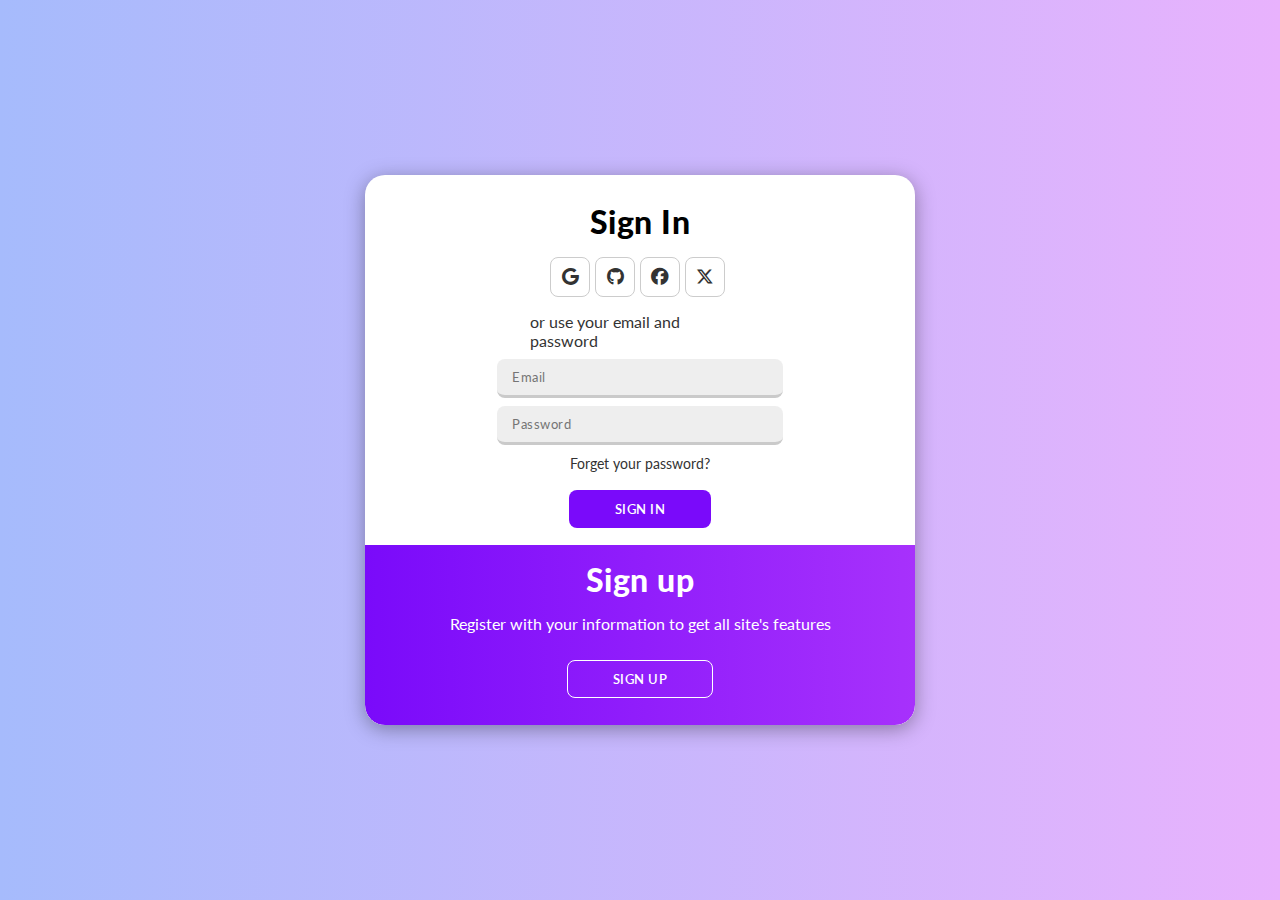
<file: loginpage.html>
<!DOCTYPE html>
<html lang="en">
<head>
    <meta charset="UTF-8">
    <meta name="viewport" content="width=device-width, initial-scale=1.0">
    <title>Login lmao</title>
    
    <link rel="stylesheet" href="https://cdnjs.cloudflare.com/ajax/libs/font-awesome/6.4.2/css/all.min.css">
    <link rel="stylesheet" href="css\loginpagestyle.css">
</head>
<body>
    
     <div class="container" id="container">                             <!-- загальний контейнер-вікно -->
        <div class="form-container sign-in">                            <!-- контейнер-логіна -->
            <h1>Sign In</h1>
            
            <form>                                                      <!-- форма-логіна -->
                <div class="social-media-auth">                         <!-- соціальні мережі -->
                    <a href="#"><i class="fa-brands fa-google fa-lg"></i></a>
                    <a href="#"><i class="fa-brands fa-github fa-lg"></i></a>
                    <a href="#"><i class="fa-brands fa-facebook fa-lg"></i></a>
                    <a href="#"><i class="fa-brands fa-x-twitter fa-lg"></i></a>
                </div>
                
                <span>or use your email and password</span>
                <input type="email" placeholder="Email">
                <input type="password" placeholder="Password">
                <a href="#" id="forget-pass">Forget your password?</a>
                <button type="button" id="btn-sign-in">Sign In</button>
            </form>
            
            <p id=>Not registered yet?</p>
        </div>
        
        <div class="form-container sign-up">                            <!-- контейнер-реєстрації -->

            <h1 id=>Sign up</h1>
            <p>Register with your information to get all site's features</p>

            <div class="expandUp-input-menu">                           <!-- окремо для анімації вильоту інпутів -->
                <form>
                    <input type="email" placeholder="Email">
                    <input type="password" placeholder="Password">
                    <input type="password" placeholder="Repeat your password">
                    <button type="button" id="btn-sign-up">Sign Up</button>
                </form>
            </div>                          
            
            <div class="expandUp-alreadyReg-menu">                          <!-- білий контейнер -->
            <p id="alr-reg">Already registered?</p>
            <h1>Sign In</h1>
            <p>Log in with your information to use all site's features</p>
            <button type="button" id="alr-sign-in">Sign In</button>
            </div>
        </div>

    </div>

    <script src="js\loginpagescript.js"></script>
</body>
</html>
</file>
